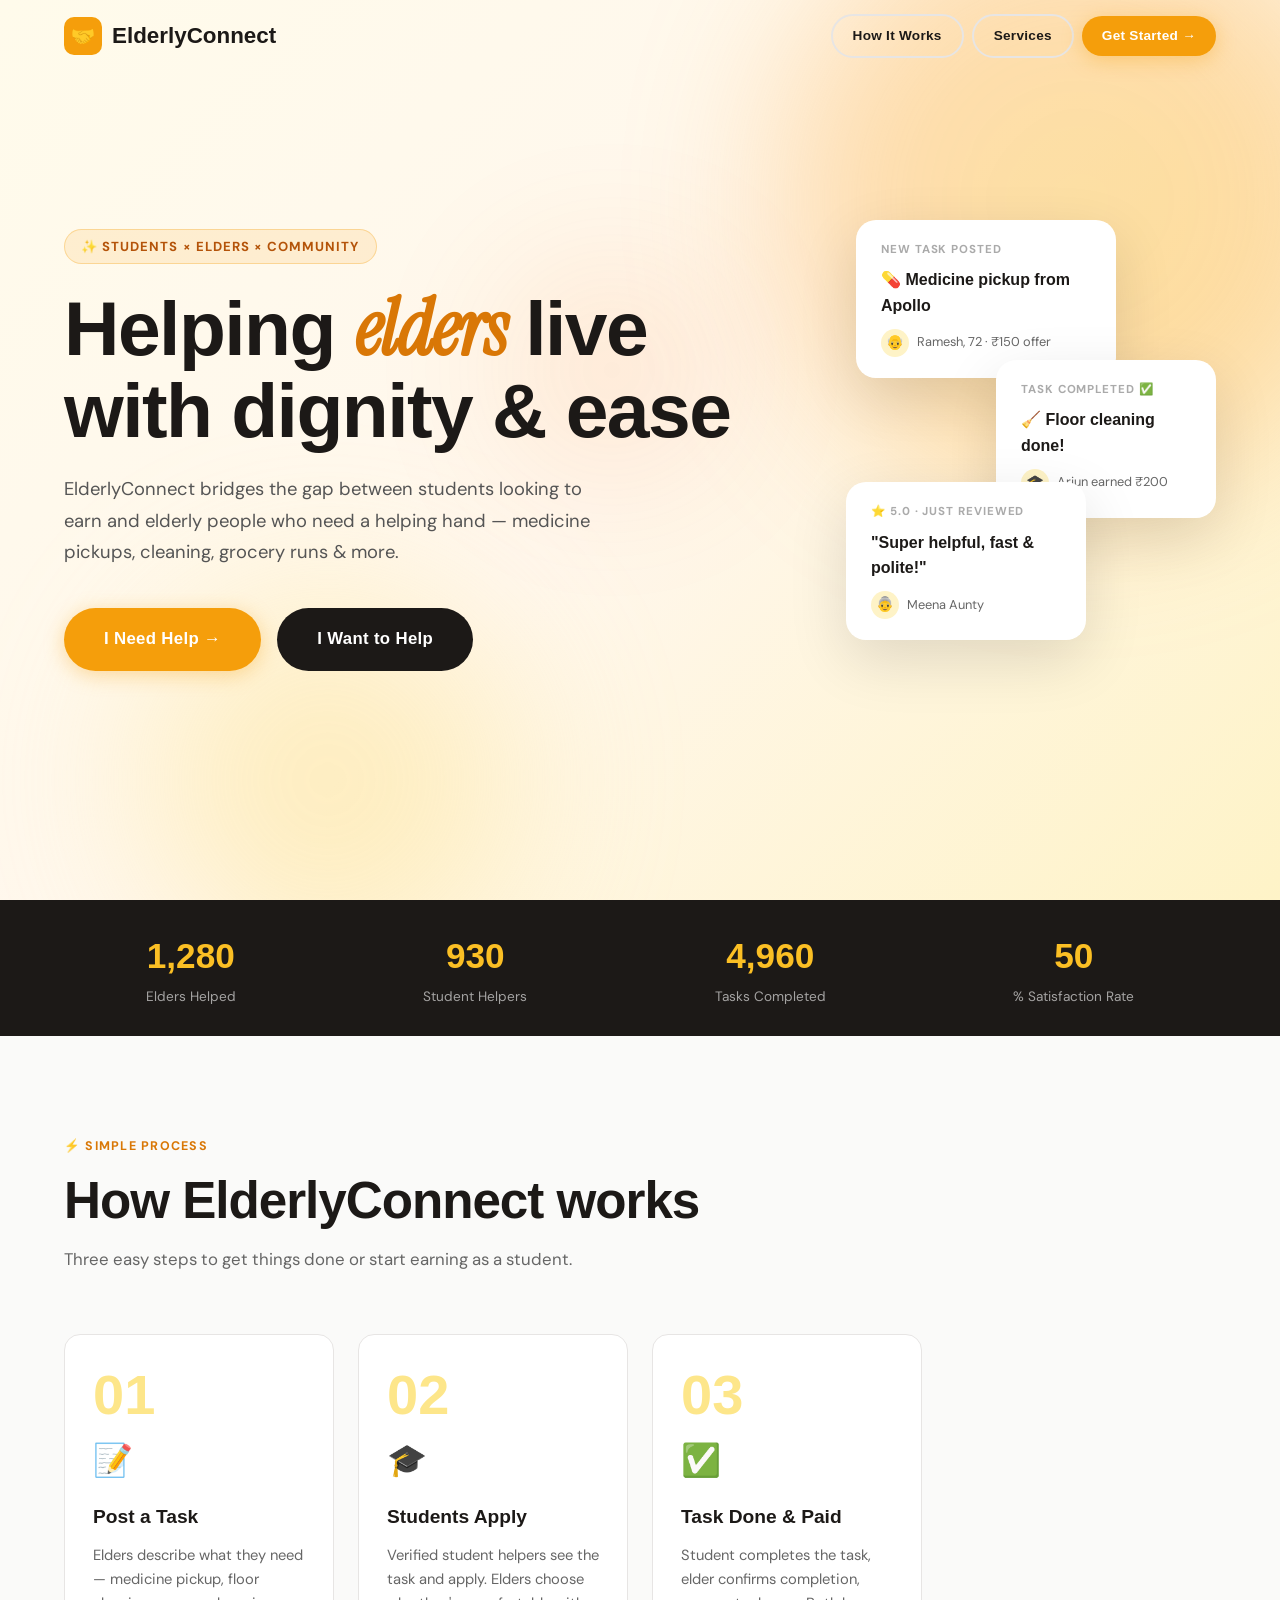
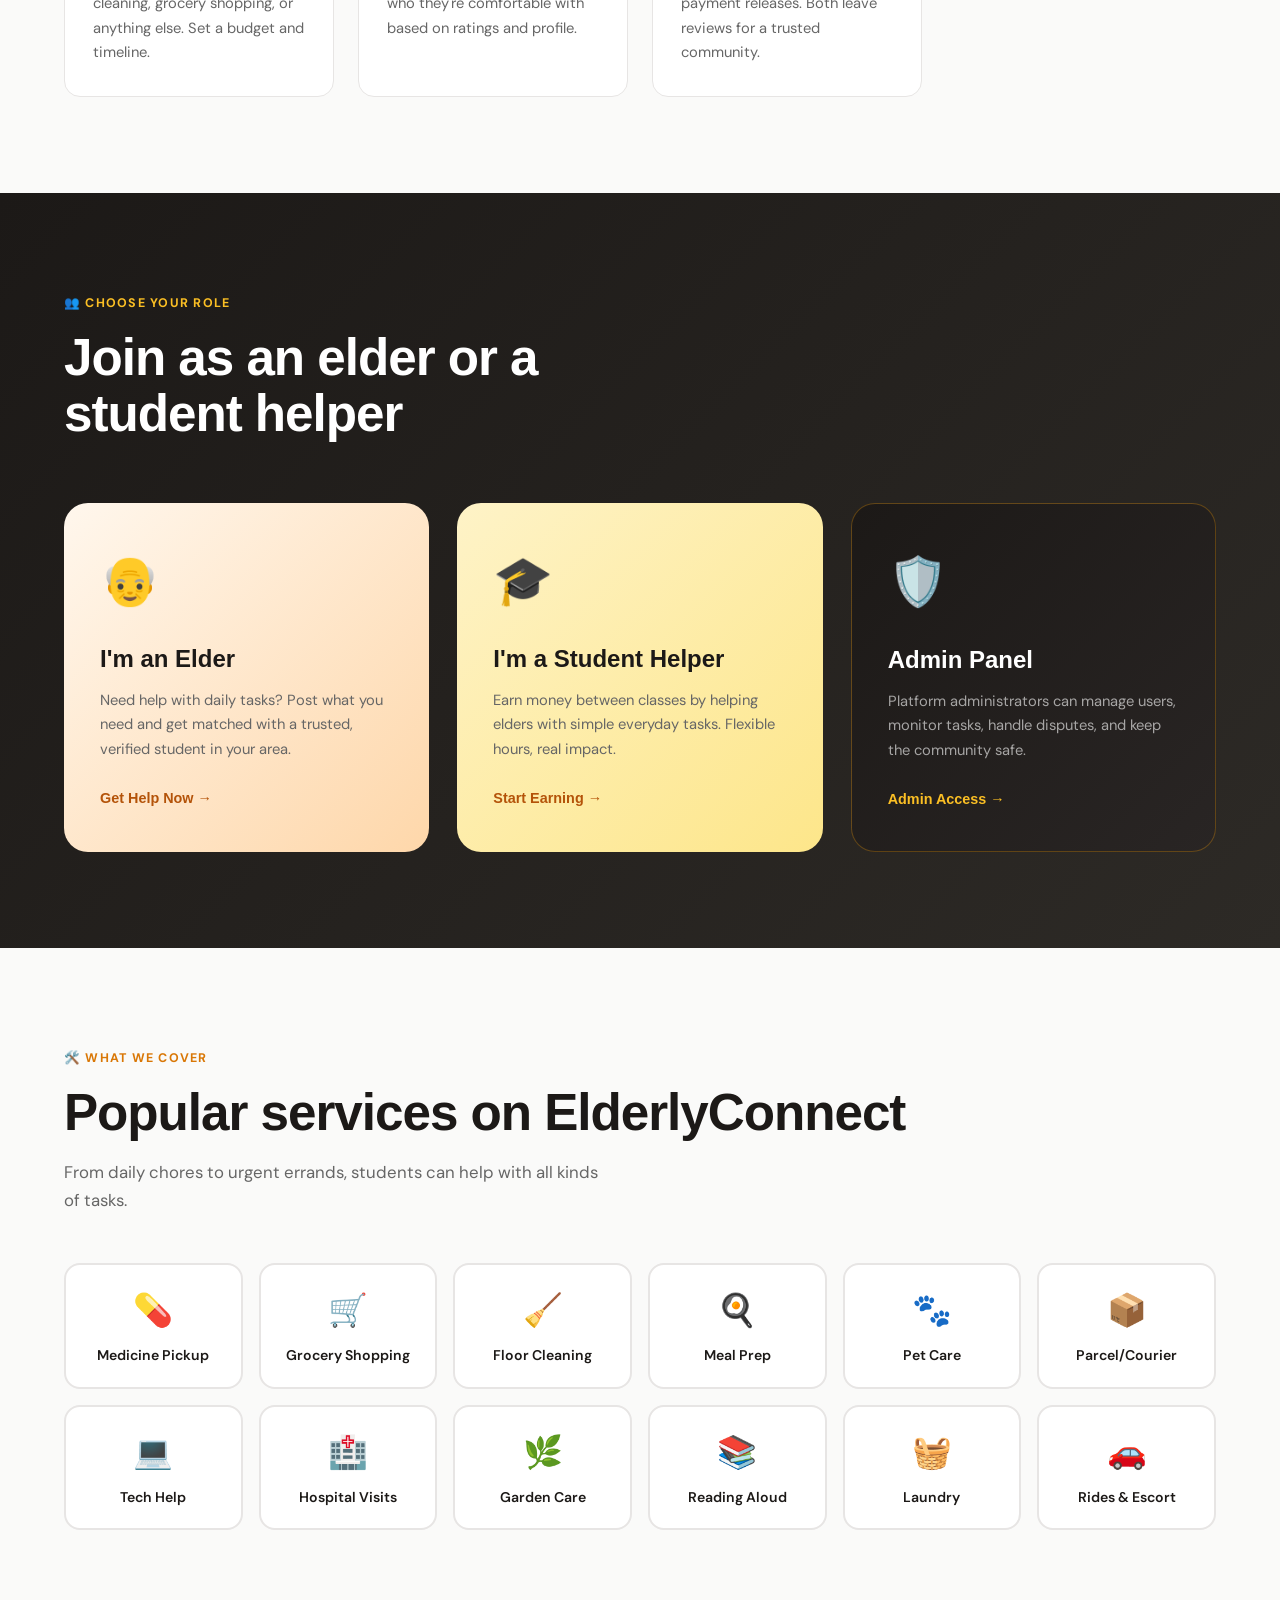
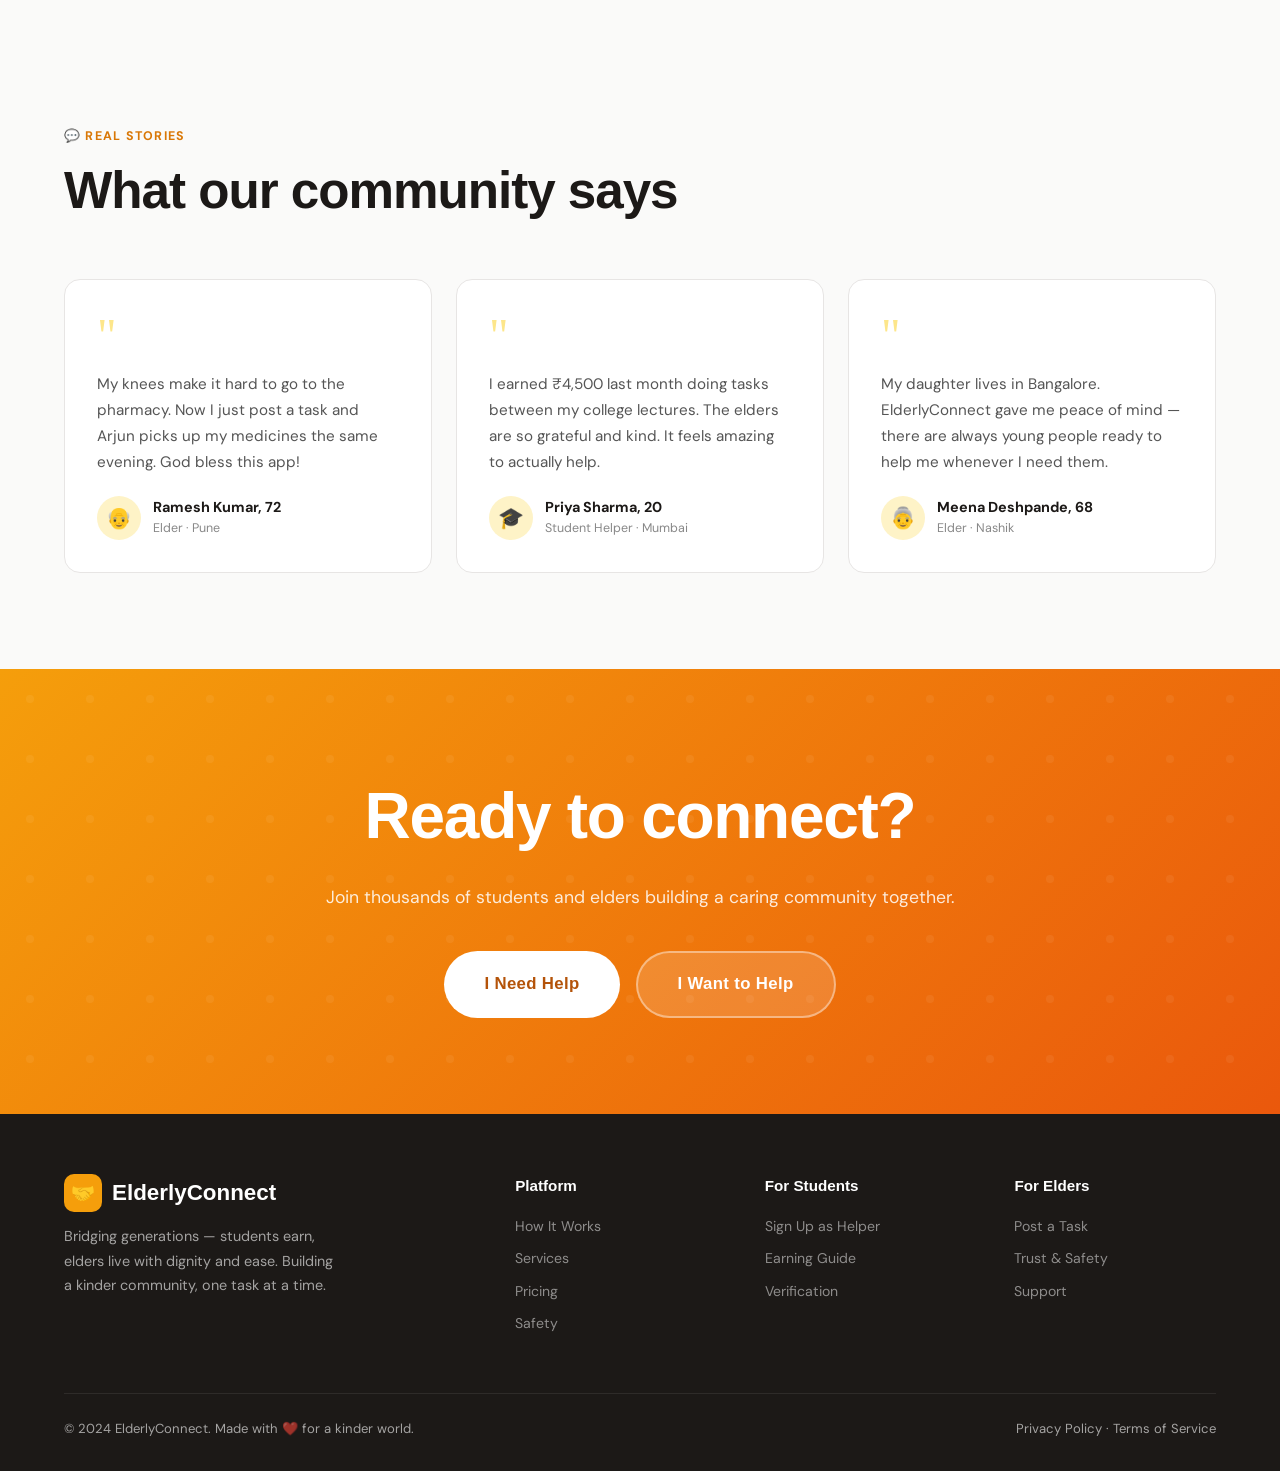
<file: chaitanya proj/index.html>
<!DOCTYPE html>
<html lang="en">
<head>
  <meta charset="UTF-8"/>
  <meta name="viewport" content="width=device-width, initial-scale=1.0"/>
  <title>ElderlyConnect — Students Helping Elders Live Better</title>
  <link rel="stylesheet" href="style.css"/>
  <link rel="icon" href="data:image/svg+xml,<svg xmlns='http://www.w3.org/2000/svg' viewBox='0 0 100 100'><text y='.9em' font-size='90'>🤝</text></svg>"/>
  <style>
    /* ── Hero ── */
    .hero {
      min-height: 100vh;
      display: flex; align-items: center;
      padding: 0 5%;
      position: relative;
      overflow: hidden;
      background: linear-gradient(135deg, #fffbeb 0%, #fff7ed 50%, #fef3c7 100%);
    }
    .hero-bg {
      position: absolute; inset: 0; pointer-events: none;
    }
    .hero-blob {
      position: absolute;
      border-radius: 50%;
      filter: blur(80px);
      opacity: .35;
    }
    .blob-1 {
      width: 600px; height: 600px;
      background: radial-gradient(circle, #fbbf24, #fb923c);
      top: -100px; right: -100px;
      animation: blobFloat 8s ease-in-out infinite;
    }
    .blob-2 {
      width: 400px; height: 400px;
      background: radial-gradient(circle, #fcd34d, #fef3c7);
      bottom: -80px; left: 10%;
      animation: blobFloat 10s ease-in-out infinite reverse;
    }
    .blob-3 {
      width: 200px; height: 200px;
      background: #f97316;
      top: 30%; left: 40%;
      opacity: .15;
      animation: blobFloat 6s ease-in-out infinite;
    }
    @keyframes blobFloat {
      0%,100% { transform: translate(0,0) scale(1); }
      33% { transform: translate(20px,-30px) scale(1.05); }
      66% { transform: translate(-15px,20px) scale(.95); }
    }

    .hero-content {
      position: relative; z-index: 2;
      max-width: 700px;
    }
    .hero-eyebrow {
      display: inline-flex; align-items: center; gap: 8px;
      background: rgba(245,158,11,.12);
      border: 1px solid rgba(245,158,11,.3);
      padding: 6px 16px;
      border-radius: 99px;
      font-size: .82rem;
      font-weight: 700;
      text-transform: uppercase;
      letter-spacing: .08em;
      color: var(--amber-700);
      margin-bottom: 24px;
      animation: fadeUp .6s ease both;
    }
    .hero-title {
      font-family: var(--font-display);
      font-size: clamp(3rem, 6vw, 5.5rem);
      font-weight: 700;
      line-height: 1.05;
      letter-spacing: -.02em;
      color: var(--dark);
      margin-bottom: 24px;
      animation: fadeUp .6s .1s ease both;
    }
    .hero-title em {
      font-family: var(--font-serif);
      font-style: italic;
      color: var(--amber-600);
    }
    .hero-desc {
      font-size: 1.15rem;
      color: #555;
      max-width: 540px;
      margin-bottom: 40px;
      line-height: 1.7;
      animation: fadeUp .6s .2s ease both;
    }
    .hero-cta {
      display: flex; gap: 16px; flex-wrap: wrap;
      animation: fadeUp .6s .3s ease both;
    }
    .hero-visual {
      position: absolute;
      right: 5%; top: 50%;
      transform: translateY(-50%);
      z-index: 2;
    }
    .hero-cards-float {
      position: relative;
      width: 380px; height: 460px;
    }
    .float-card {
      position: absolute;
      background: #fff;
      border-radius: 20px;
      padding: 20px 24px;
      box-shadow: 0 20px 60px rgba(0,0,0,.12);
      border: 1px solid rgba(255,255,255,.8);
      animation: floatCard 4s ease-in-out infinite;
    }
    .float-card:nth-child(1) {
      top: 0; left: 20px;
      width: 260px;
      animation-delay: 0s;
    }
    .float-card:nth-child(2) {
      top: 140px; right: 0;
      width: 220px;
      animation-delay: 1.3s;
    }
    .float-card:nth-child(3) {
      bottom: 40px; left: 10px;
      width: 240px;
      animation-delay: 2.6s;
    }
    @keyframes floatCard {
      0%,100% { transform: translateY(0); }
      50% { transform: translateY(-12px); }
    }
    .float-card-label {
      font-size: .72rem; font-weight: 700;
      text-transform: uppercase; letter-spacing: .08em;
      color: #aaa; margin-bottom: 8px;
    }
    .float-card-title {
      font-family: var(--font-display);
      font-size: 1rem; font-weight: 600;
      margin-bottom: 10px;
    }
    .float-card-meta {
      display: flex; align-items: center; gap: 8px;
      font-size: .8rem; color: #666;
    }
    .avatar-sm {
      width: 28px; height: 28px;
      border-radius: 50%;
      display: flex; align-items: center; justify-content: center;
      font-size: .9rem;
      background: var(--amber-100);
    }

    /* ── Stats bar ── */
    .stats-bar {
      background: var(--dark);
      padding: 28px 5%;
      display: flex; align-items: center; justify-content: space-around;
      flex-wrap: wrap; gap: 24px;
    }
    .stat-item { text-align: center; }
    .stat-num {
      font-family: var(--font-display);
      font-size: 2.2rem; font-weight: 700;
      color: var(--amber-400);
    }
    .stat-text { font-size: .85rem; color: rgba(255,255,255,.6); margin-top: 2px; }

    /* ── How it works ── */
    .section { padding: 96px 5%; }
    .section-label {
      display: inline-flex; align-items: center; gap: 8px;
      font-size: .78rem; font-weight: 700;
      text-transform: uppercase; letter-spacing: .1em;
      color: var(--amber-600);
      margin-bottom: 16px;
    }
    .section-title {
      font-family: var(--font-display);
      font-size: clamp(2rem, 4vw, 3.2rem);
      font-weight: 700;
      letter-spacing: -.02em;
      line-height: 1.1;
      margin-bottom: 16px;
    }
    .section-desc { color: #666; font-size: 1.05rem; max-width: 540px; line-height: 1.7; }

    .steps-grid {
      display: grid;
      grid-template-columns: repeat(auto-fill, minmax(260px, 1fr));
      gap: 24px;
      margin-top: 60px;
    }
    .step-card {
      background: #fff;
      border-radius: var(--radius);
      padding: 32px 28px;
      border: 1px solid var(--warm-200);
      position: relative;
      overflow: hidden;
      transition: var(--transition);
    }
    .step-card::before {
      content: '';
      position: absolute;
      top: 0; left: 0; right: 0;
      height: 4px;
      background: var(--primary);
      transform: scaleX(0);
      transform-origin: left;
      transition: var(--transition);
    }
    .step-card:hover::before { transform: scaleX(1); }
    .step-card:hover { box-shadow: var(--shadow-lg); transform: translateY(-4px); }
    .step-num {
      font-family: var(--font-display);
      font-size: 3.5rem; font-weight: 700;
      color: var(--amber-200);
      line-height: 1;
      margin-bottom: 12px;
    }
    .step-icon { font-size: 2rem; margin-bottom: 16px; }
    .step-title { font-family: var(--font-display); font-size: 1.2rem; font-weight: 700; margin-bottom: 10px; }
    .step-desc { color: #666; font-size: .92rem; line-height: 1.65; }

    /* ── Role Picker ── */
    .roles-section {
      background: linear-gradient(135deg, var(--dark) 0%, #2d2a26 100%);
      padding: 96px 5%;
    }
    .roles-grid {
      display: grid;
      grid-template-columns: repeat(auto-fill, minmax(300px, 1fr));
      gap: 28px;
      margin-top: 60px;
    }
    .role-card {
      border-radius: 24px;
      padding: 40px 36px;
      position: relative;
      overflow: hidden;
      cursor: pointer;
      transition: var(--transition);
      text-decoration: none;
      display: block;
    }
    .role-card::after {
      content: '';
      position: absolute; inset: 0;
      opacity: 0;
      transition: var(--transition);
    }
    .role-card:hover { transform: translateY(-6px) scale(1.01); }
    .role-helper { background: linear-gradient(135deg, #fef3c7, #fde68a); }
    .role-elder  { background: linear-gradient(135deg, #fff7ed, #fed7aa); }
    .role-admin  { background: linear-gradient(135deg, #1c1917, #292524); border: 1px solid rgba(245,158,11,.3); }
    .role-emoji { font-size: 3rem; margin-bottom: 20px; display: block; }
    .role-title {
      font-family: var(--font-display);
      font-size: 1.5rem; font-weight: 700;
      color: var(--dark); margin-bottom: 10px;
    }
    .role-admin .role-title { color: #fff; }
    .role-desc { color: #666; font-size: .92rem; line-height: 1.65; margin-bottom: 24px; }
    .role-admin .role-desc { color: rgba(255,255,255,.6); }
    .role-cta {
      display: inline-flex; align-items: center; gap: 8px;
      font-weight: 700; font-size: .9rem;
      color: var(--amber-700);
      font-family: var(--font-display);
    }
    .role-admin .role-cta { color: var(--amber-400); }

    /* ── Services showcase ── */
    .services-grid {
      display: grid;
      grid-template-columns: repeat(auto-fill, minmax(160px, 1fr));
      gap: 16px;
      margin-top: 48px;
    }
    .service-pill {
      background: #fff;
      border: 2px solid var(--warm-200);
      border-radius: 16px;
      padding: 20px;
      text-align: center;
      cursor: pointer;
      transition: var(--transition);
    }
    .service-pill:hover {
      border-color: var(--primary);
      background: var(--amber-50);
      transform: translateY(-3px);
    }
    .service-emoji { font-size: 2rem; margin-bottom: 8px; display: block; }
    .service-name { font-weight: 600; font-size: .88rem; }

    /* ── Testimonials ── */
    .testimonials-section { background: var(--warm-50); padding: 96px 5%; }
    .testimonials-grid {
      display: grid;
      grid-template-columns: repeat(auto-fill, minmax(300px, 1fr));
      gap: 24px;
      margin-top: 60px;
    }
    .testimonial-card {
      background: #fff;
      border-radius: var(--radius);
      padding: 32px;
      border: 1px solid var(--warm-200);
      position: relative;
    }
    .testimonial-quote {
      font-size: 3rem; color: var(--amber-200);
      font-family: Georgia, serif;
      line-height: 1;
      margin-bottom: 12px;
    }
    .testimonial-text { font-size: .95rem; color: #555; line-height: 1.7; margin-bottom: 20px; }
    .testimonial-author { display: flex; align-items: center; gap: 12px; }
    .author-avatar {
      width: 44px; height: 44px;
      border-radius: 50%; background: var(--amber-100);
      display: flex; align-items: center; justify-content: center;
      font-size: 1.3rem;
    }
    .author-name { font-weight: 700; font-size: .9rem; }
    .author-role { font-size: .78rem; color: #888; }

    /* ── CTA Section ── */
    .cta-section {
      background: linear-gradient(135deg, var(--amber-500), var(--orange-600));
      padding: 96px 5%;
      text-align: center;
      position: relative;
      overflow: hidden;
    }
    .cta-section::before {
      content: '';
      position: absolute; inset: 0;
      background: url("data:image/svg+xml,%3Csvg width='60' height='60' viewBox='0 0 60 60' xmlns='http://www.w3.org/2000/svg'%3E%3Cg fill='none' fill-rule='evenodd'%3E%3Cg fill='%23ffffff' fill-opacity='0.06'%3E%3Ccircle cx='30' cy='30' r='4'/%3E%3C/g%3E%3C/g%3E%3C/svg%3E");
    }
    .cta-section > * { position: relative; z-index: 1; }
    .cta-title {
      font-family: var(--font-display);
      font-size: clamp(2.2rem, 5vw, 4rem);
      font-weight: 700; color: #fff;
      letter-spacing: -.02em;
      margin-bottom: 16px;
    }
    .cta-desc { color: rgba(255,255,255,.85); font-size: 1.1rem; margin-bottom: 40px; }
    .cta-btns { display: flex; gap: 16px; justify-content: center; flex-wrap: wrap; }
    .btn-white { background: #fff; color: var(--amber-700); }
    .btn-white:hover { background: var(--amber-50); transform: translateY(-2px); }
    .btn-transparent { background: rgba(255,255,255,.15); color: #fff; border: 2px solid rgba(255,255,255,.4); }
    .btn-transparent:hover { background: rgba(255,255,255,.25); }

    /* ── Footer ── */
    footer {
      background: var(--dark);
      padding: 60px 5% 32px;
      color: rgba(255,255,255,.6);
    }
    .footer-grid {
      display: grid;
      grid-template-columns: 2fr 1fr 1fr 1fr;
      gap: 48px;
      margin-bottom: 48px;
    }
    .footer-brand p { font-size: .9rem; line-height: 1.7; margin-top: 12px; max-width: 280px; }
    .footer-brand .navbar-logo { margin-bottom: 8px; color: #fff; text-decoration: none; display: flex; align-items: center; gap: 10px; }
    .footer-col h4 {
      color: #fff; font-family: var(--font-display);
      font-size: .95rem; font-weight: 700; margin-bottom: 16px;
    }
    .footer-col a {
      display: block; color: rgba(255,255,255,.5);
      text-decoration: none; font-size: .88rem;
      margin-bottom: 10px; transition: var(--transition);
    }
    .footer-col a:hover { color: var(--amber-400); }
    .footer-bottom {
      border-top: 1px solid rgba(255,255,255,.08);
      padding-top: 24px;
      display: flex; align-items: center; justify-content: space-between;
      font-size: .82rem;
      flex-wrap: wrap; gap: 12px;
    }

    /* ── Reveal on scroll ── */
    .reveal { opacity: 0; transform: translateY(40px); transition: opacity .7s ease, transform .7s ease; }
    .reveal.visible { opacity: 1; transform: translateY(0); }

    @media(max-width:900px){
      .hero-visual { display: none; }
      .footer-grid { grid-template-columns: 1fr 1fr; }
    }
    @media(max-width:600px){
      .footer-grid { grid-template-columns: 1fr; }
      .hero-cta { flex-direction: column; }
    }
  </style>
</head>
<body>

<!-- ── NAVBAR ── -->
<nav class="navbar" id="navbar">
  <a href="index.html" class="navbar-logo">
    <div class="logo-icon">🤝</div>
    ElderlyConnect
  </a>
  <div class="navbar-links">
    <a href="#how" class="btn btn-outline btn-sm">How It Works</a>
    <a href="#services" class="btn btn-outline btn-sm">Services</a>
    <a href="auth.html" class="btn btn-primary btn-sm">Get Started →</a>
  </div>
</nav>

<!-- ── HERO ── -->
<section class="hero">
  <div class="hero-bg">
    <div class="hero-blob blob-1"></div>
    <div class="hero-blob blob-2"></div>
    <div class="hero-blob blob-3"></div>
  </div>

  <div class="hero-content">
    <div class="hero-eyebrow">✨ Students × Elders × Community</div>
    <h1 class="hero-title">
      Helping <em>elders</em> live with dignity &amp; ease
    </h1>
    <p class="hero-desc">
      ElderlyConnect bridges the gap between students looking to earn and elderly people who need a helping hand — medicine pickups, cleaning, grocery runs &amp; more.
    </p>
    <div class="hero-cta">
      <a href="auth.html?role=elder" class="btn btn-primary btn-lg">I Need Help →</a>
      <a href="auth.html?role=helper" class="btn btn-dark btn-lg">I Want to Help</a>
    </div>
  </div>

  <div class="hero-visual">
    <div class="hero-cards-float">
      <div class="float-card">
        <div class="float-card-label">New Task Posted</div>
        <div class="float-card-title">💊 Medicine pickup from Apollo</div>
        <div class="float-card-meta">
          <div class="avatar-sm">👴</div>
          Ramesh, 72 · ₹150 offer
        </div>
      </div>
      <div class="float-card">
        <div class="float-card-label">Task Completed ✅</div>
        <div class="float-card-title">🧹 Floor cleaning done!</div>
        <div class="float-card-meta">
          <div class="avatar-sm">🎓</div>
          Arjun earned ₹200
        </div>
      </div>
      <div class="float-card">
        <div class="float-card-label">⭐ 5.0 · Just Reviewed</div>
        <div class="float-card-title">"Super helpful, fast & polite!"</div>
        <div class="float-card-meta">
          <div class="avatar-sm">👵</div>
          Meena Aunty
        </div>
      </div>
    </div>
  </div>
</section>

<!-- ── STATS ── -->
<div class="stats-bar">
  <div class="stat-item">
    <div class="stat-num" data-count="2400">0</div>
    <div class="stat-text">Elders Helped</div>
  </div>
  <div class="stat-item">
    <div class="stat-num" data-count="1800">0</div>
    <div class="stat-text">Student Helpers</div>
  </div>
  <div class="stat-item">
    <div class="stat-num" data-count="9600">0</div>
    <div class="stat-text">Tasks Completed</div>
  </div>
  <div class="stat-item">
    <div class="stat-num" data-count="98">0</div>
    <div class="stat-text">% Satisfaction Rate</div>
  </div>
</div>

<!-- ── HOW IT WORKS ── -->
<section class="section" id="how">
  <div class="reveal">
    <div class="section-label">⚡ Simple Process</div>
    <h2 class="section-title">How ElderlyConnect works</h2>
    <p class="section-desc">Three easy steps to get things done or start earning as a student.</p>
  </div>
  <div class="steps-grid">
    <div class="step-card reveal animate-delay-1">
      <div class="step-num">01</div>
      <div class="step-icon">📝</div>
      <div class="step-title">Post a Task</div>
      <p class="step-desc">Elders describe what they need — medicine pickup, floor cleaning, grocery shopping, or anything else. Set a budget and timeline.</p>
    </div>
    <div class="step-card reveal animate-delay-2">
      <div class="step-num">02</div>
      <div class="step-icon">🎓</div>
      <div class="step-title">Students Apply</div>
      <p class="step-desc">Verified student helpers see the task and apply. Elders choose who they're comfortable with based on ratings and profile.</p>
    </div>
    <div class="step-card reveal animate-delay-3">
      <div class="step-num">03</div>
      <div class="step-icon">✅</div>
      <div class="step-title">Task Done & Paid</div>
      <p class="step-desc">Student completes the task, elder confirms completion, payment releases. Both leave reviews for a trusted community.</p>
    </div>
  </div>
</section>

<!-- ── ROLE CARDS ── -->
<section class="roles-section">
  <div style="max-width:600px">
    <div class="section-label" style="color:var(--amber-400)">👥 Choose Your Role</div>
    <h2 class="section-title" style="color:#fff">Join as an elder or a student helper</h2>
  </div>
  <div class="roles-grid" style="margin-top:60px">
    <a href="auth.html?role=elder" class="role-card role-elder reveal animate-delay-1">
      <span class="role-emoji">👴</span>
      <div class="role-title">I'm an Elder</div>
      <p class="role-desc">Need help with daily tasks? Post what you need and get matched with a trusted, verified student in your area.</p>
      <div class="role-cta">Get Help Now →</div>
    </a>
    <a href="auth.html?role=helper" class="role-card role-helper reveal animate-delay-2">
      <span class="role-emoji">🎓</span>
      <div class="role-title">I'm a Student Helper</div>
      <p class="role-desc">Earn money between classes by helping elders with simple everyday tasks. Flexible hours, real impact.</p>
      <div class="role-cta">Start Earning →</div>
    </a>
    <a href="admin.html" class="role-card role-admin reveal animate-delay-3">
      <span class="role-emoji">🛡️</span>
      <div class="role-title" >Admin Panel</div>
      <p class="role-desc">Platform administrators can manage users, monitor tasks, handle disputes, and keep the community safe.</p>
      <div class="role-cta">Admin Access →</div>
    </a>
  </div>
</section>

<!-- ── SERVICES ── -->
<section class="section" id="services">
  <div class="reveal">
    <div class="section-label">🛠️ What We Cover</div>
    <h2 class="section-title">Popular services on ElderlyConnect</h2>
    <p class="section-desc">From daily chores to urgent errands, students can help with all kinds of tasks.</p>
  </div>
  <div class="services-grid">
    <div class="service-pill reveal">
      <span class="service-emoji">💊</span>
      <div class="service-name">Medicine Pickup</div>
    </div>
    <div class="service-pill reveal animate-delay-1">
      <span class="service-emoji">🛒</span>
      <div class="service-name">Grocery Shopping</div>
    </div>
    <div class="service-pill reveal animate-delay-2">
      <span class="service-emoji">🧹</span>
      <div class="service-name">Floor Cleaning</div>
    </div>
    <div class="service-pill reveal animate-delay-3">
      <span class="service-emoji">🍳</span>
      <div class="service-name">Meal Prep</div>
    </div>
    <div class="service-pill reveal animate-delay-4">
      <span class="service-emoji">🐾</span>
      <div class="service-name">Pet Care</div>
    </div>
    <div class="service-pill reveal animate-delay-5">
      <span class="service-emoji">📦</span>
      <div class="service-name">Parcel/Courier</div>
    </div>
    <div class="service-pill reveal">
      <span class="service-emoji">💻</span>
      <div class="service-name">Tech Help</div>
    </div>
    <div class="service-pill reveal animate-delay-1">
      <span class="service-emoji">🏥</span>
      <div class="service-name">Hospital Visits</div>
    </div>
    <div class="service-pill reveal animate-delay-2">
      <span class="service-emoji">🌿</span>
      <div class="service-name">Garden Care</div>
    </div>
    <div class="service-pill reveal animate-delay-3">
      <span class="service-emoji">📚</span>
      <div class="service-name">Reading Aloud</div>
    </div>
    <div class="service-pill reveal animate-delay-4">
      <span class="service-emoji">🧺</span>
      <div class="service-name">Laundry</div>
    </div>
    <div class="service-pill reveal animate-delay-5">
      <span class="service-emoji">🚗</span>
      <div class="service-name">Rides & Escort</div>
    </div>
  </div>
</section>

<!-- ── TESTIMONIALS ── -->
<section class="testimonials-section">
  <div class="reveal">
    <div class="section-label">💬 Real Stories</div>
    <h2 class="section-title">What our community says</h2>
  </div>
  <div class="testimonials-grid">
    <div class="testimonial-card reveal animate-delay-1">
      <div class="testimonial-quote">"</div>
      <p class="testimonial-text">My knees make it hard to go to the pharmacy. Now I just post a task and Arjun picks up my medicines the same evening. God bless this app!</p>
      <div class="testimonial-author">
        <div class="author-avatar">👴</div>
        <div>
          <div class="author-name">Ramesh Kumar, 72</div>
          <div class="author-role">Elder · Pune</div>
        </div>
      </div>
    </div>
    <div class="testimonial-card reveal animate-delay-2">
      <div class="testimonial-quote">"</div>
      <p class="testimonial-text">I earned ₹4,500 last month doing tasks between my college lectures. The elders are so grateful and kind. It feels amazing to actually help.</p>
      <div class="testimonial-author">
        <div class="author-avatar">🎓</div>
        <div>
          <div class="author-name">Priya Sharma, 20</div>
          <div class="author-role">Student Helper · Mumbai</div>
        </div>
      </div>
    </div>
    <div class="testimonial-card reveal animate-delay-3">
      <div class="testimonial-quote">"</div>
      <p class="testimonial-text">My daughter lives in Bangalore. ElderlyConnect gave me peace of mind — there are always young people ready to help me whenever I need them.</p>
      <div class="testimonial-author">
        <div class="author-avatar">👵</div>
        <div>
          <div class="author-name">Meena Deshpande, 68</div>
          <div class="author-role">Elder · Nashik</div>
        </div>
      </div>
    </div>
  </div>
</section>

<!-- ── CTA ── -->
<section class="cta-section">
  <h2 class="cta-title">Ready to connect?</h2>
  <p class="cta-desc">Join thousands of students and elders building a caring community together.</p>
  <div class="cta-btns">
    <a href="auth.html?role=elder" class="btn btn-white btn-lg">I Need Help</a>
    <a href="auth.html?role=helper" class="btn btn-transparent btn-lg">I Want to Help</a>
  </div>
</section>

<!-- ── FOOTER ── -->
<footer>
  <div class="footer-grid">
    <div class="footer-brand">
      <div class="navbar-logo">
        <div class="logo-icon">🤝</div>
        ElderlyConnect
      </div>
      <p>Bridging generations — students earn, elders live with dignity and ease. Building a kinder community, one task at a time.</p>
    </div>
    <div class="footer-col">
      <h4>Platform</h4>
      <a href="#">How It Works</a>
      <a href="#">Services</a>
      <a href="#">Pricing</a>
      <a href="#">Safety</a>
    </div>
    <div class="footer-col">
      <h4>For Students</h4>
      <a href="auth.html?role=helper">Sign Up as Helper</a>
      <a href="#">Earning Guide</a>
      <a href="#">Verification</a>
    </div>
    <div class="footer-col">
      <h4>For Elders</h4>
      <a href="auth.html?role=elder">Post a Task</a>
      <a href="#">Trust & Safety</a>
      <a href="#">Support</a>
    </div>
  </div>
  <div class="footer-bottom">
    <span>© 2024 ElderlyConnect. Made with ❤️ for a kinder world.</span>
    <span>Privacy Policy · Terms of Service</span>
  </div>
</footer>

<div id="toast-container"></div>

<script>
// ── Navbar scroll
window.addEventListener('scroll', () => {
  document.getElementById('navbar').classList.toggle('scrolled', window.scrollY > 40);
});

// ── Scroll reveal
const observer = new IntersectionObserver((entries) => {
  entries.forEach(e => { if (e.isIntersecting) e.target.classList.add('visible'); });
}, { threshold: 0.1 });
document.querySelectorAll('.reveal').forEach(el => observer.observe(el));

// ── Counter animation
function animateCounter(el, target, suffix = '') {
  let current = 0;
  const step = target / 60;
  const timer = setInterval(() => {
    current = Math.min(current + step, target);
    el.textContent = Math.floor(current).toLocaleString() + suffix;
    if (current >= target) clearInterval(timer);
  }, 25);
}

const statsObserver = new IntersectionObserver((entries) => {
  entries.forEach(e => {
    if (e.isIntersecting) {
      document.querySelectorAll('[data-count]').forEach(el => {
        animateCounter(el, parseInt(el.dataset.count), el.dataset.suffix || '');
      });
      statsObserver.disconnect();
    }
  });
}, { threshold: 0.5 });
const statsBar = document.querySelector('.stats-bar');
if (statsBar) statsObserver.observe(statsBar);
</script>
</body>
</html>
</file>
<file: chaitanya proj/style.css>
/* ============================================================
   ElderlyConnect — Global Styles
   Warm & Trustworthy · Amber/Orange Palette
   ============================================================ */

@import url('https://fonts.googleapis.com/css2?family=Clash+Display:wght@400;500;600;700&family=Instrument+Serif:ital@0;1&family=DM+Sans:wght@300;400;500;600&display=swap');

:root {
  --amber-50:  #fffbeb;
  --amber-100: #fef3c7;
  --amber-200: #fde68a;
  --amber-300: #fcd34d;
  --amber-400: #fbbf24;
  --amber-500: #f59e0b;
  --amber-600: #d97706;
  --amber-700: #b45309;
  --amber-800: #92400e;
  --amber-900: #78350f;

  --orange-400: #fb923c;
  --orange-500: #f97316;
  --orange-600: #ea580c;

  --warm-50:  #fafaf9;
  --warm-100: #f5f5f4;
  --warm-200: #e7e5e4;
  --warm-800: #292524;
  --warm-900: #1c1917;

  --primary:   var(--amber-500);
  --primary-d: var(--amber-700);
  --accent:    var(--orange-500);
  --dark:      var(--warm-900);
  --light:     var(--warm-50);

  --font-display: 'Clash Display', sans-serif;
  --font-serif:   'Instrument Serif', serif;
  --font-body:    'DM Sans', sans-serif;

  --radius:  16px;
  --radius-sm: 10px;
  --shadow:  0 4px 24px rgba(0,0,0,.08);
  --shadow-lg: 0 12px 48px rgba(0,0,0,.14);
  --transition: .25s cubic-bezier(.4,0,.2,1);
}

*, *::before, *::after { box-sizing: border-box; margin: 0; padding: 0; }

html { scroll-behavior: smooth; font-size: 16px; }

body {
  font-family: var(--font-body);
  background: var(--light);
  color: var(--dark);
  line-height: 1.6;
  overflow-x: hidden;
}

/* ── Scrollbar ── */
::-webkit-scrollbar { width: 6px; }
::-webkit-scrollbar-track { background: var(--warm-100); }
::-webkit-scrollbar-thumb { background: var(--amber-400); border-radius: 99px; }

/* ── Selection ── */
::selection { background: var(--amber-300); color: var(--warm-900); }

/* ── Reusable Components ── */
.btn {
  display: inline-flex;
  align-items: center;
  gap: 8px;
  padding: 14px 28px;
  border-radius: 99px;
  font-family: var(--font-display);
  font-weight: 600;
  font-size: .95rem;
  cursor: pointer;
  border: none;
  outline: none;
  transition: var(--transition);
  text-decoration: none;
  letter-spacing: .02em;
}

.btn-primary {
  background: var(--primary);
  color: #fff;
  box-shadow: 0 4px 20px rgba(245,158,11,.35);
}
.btn-primary:hover {
  background: var(--amber-600);
  transform: translateY(-2px);
  box-shadow: 0 8px 30px rgba(245,158,11,.45);
}

.btn-outline {
  background: transparent;
  color: var(--dark);
  border: 2px solid var(--warm-200);
}
.btn-outline:hover {
  border-color: var(--primary);
  color: var(--primary);
  transform: translateY(-2px);
}

.btn-dark {
  background: var(--dark);
  color: #fff;
}
.btn-dark:hover { background: var(--warm-800); transform: translateY(-2px); }

.btn-sm { padding: 9px 20px; font-size: .85rem; }
.btn-lg { padding: 18px 40px; font-size: 1.05rem; }

/* ── Card ── */
.card {
  background: #fff;
  border-radius: var(--radius);
  padding: 28px;
  box-shadow: var(--shadow);
  border: 1px solid var(--warm-100);
  transition: var(--transition);
}
.card:hover { box-shadow: var(--shadow-lg); transform: translateY(-3px); }

/* ── Badge ── */
.badge {
  display: inline-flex;
  align-items: center;
  gap: 5px;
  padding: 4px 12px;
  border-radius: 99px;
  font-size: .75rem;
  font-weight: 600;
  letter-spacing: .04em;
  text-transform: uppercase;
}
.badge-amber  { background: var(--amber-100);  color: var(--amber-800); }
.badge-green  { background: #d1fae5; color: #065f46; }
.badge-red    { background: #fee2e2; color: #991b1b; }
.badge-blue   { background: #dbeafe; color: #1e40af; }
.badge-purple { background: #ede9fe; color: #5b21b6; }

/* ── Form ── */
.form-group { display: flex; flex-direction: column; gap: 6px; margin-bottom: 18px; }
.form-group label { font-weight: 600; font-size: .88rem; color: var(--warm-800); }

.input {
  width: 100%;
  padding: 13px 16px;
  border: 2px solid var(--warm-200);
  border-radius: var(--radius-sm);
  font-family: var(--font-body);
  font-size: .95rem;
  background: var(--warm-50);
  color: var(--dark);
  transition: var(--transition);
  outline: none;
}
.input:focus { border-color: var(--primary); background: #fff; box-shadow: 0 0 0 4px rgba(245,158,11,.12); }
.input::placeholder { color: #aaa; }

select.input { cursor: pointer; }
textarea.input { resize: vertical; min-height: 100px; }

/* ── Toast ── */
#toast-container {
  position: fixed;
  top: 24px; right: 24px;
  z-index: 9999;
  display: flex;
  flex-direction: column;
  gap: 10px;
}
.toast {
  padding: 14px 20px;
  border-radius: var(--radius-sm);
  font-weight: 500;
  font-size: .9rem;
  color: #fff;
  min-width: 280px;
  box-shadow: var(--shadow-lg);
  animation: toastIn .3s ease forwards;
  display: flex;
  align-items: center;
  gap: 10px;
}
.toast.success { background: #059669; }
.toast.error   { background: #dc2626; }
.toast.info    { background: var(--amber-600); }
@keyframes toastIn {
  from { opacity: 0; transform: translateX(40px); }
  to   { opacity: 1; transform: translateX(0); }
}

/* ── Loader ── */
.loader-overlay {
  position: fixed; inset: 0;
  background: rgba(255,251,235,.85);
  backdrop-filter: blur(4px);
  display: flex; align-items: center; justify-content: center;
  z-index: 9000;
}
.spinner {
  width: 48px; height: 48px;
  border: 4px solid var(--amber-200);
  border-top-color: var(--amber-500);
  border-radius: 50%;
  animation: spin .8s linear infinite;
}
@keyframes spin { to { transform: rotate(360deg); } }

/* ── Navbar ── */
.navbar {
  position: fixed; top: 0; left: 0; right: 0;
  height: 72px;
  display: flex; align-items: center; justify-content: space-between;
  padding: 0 5%;
  z-index: 100;
  transition: var(--transition);
}
.navbar.scrolled {
  background: rgba(255,251,235,.92);
  backdrop-filter: blur(12px);
  box-shadow: 0 2px 20px rgba(0,0,0,.06);
}
.navbar-logo {
  font-family: var(--font-display);
  font-size: 1.4rem;
  font-weight: 700;
  color: var(--dark);
  text-decoration: none;
  display: flex; align-items: center; gap: 10px;
}
.logo-icon {
  width: 38px; height: 38px;
  background: var(--primary);
  border-radius: 10px;
  display: flex; align-items: center; justify-content: center;
  font-size: 1.2rem;
}
.navbar-links { display: flex; align-items: center; gap: 8px; }

/* ── Dashboard Layout ── */
.dash-layout { display: flex; min-height: 100vh; }
.sidebar {
  width: 260px;
  background: var(--dark);
  padding: 24px 0;
  position: fixed;
  height: 100vh;
  left: 0; top: 0;
  display: flex; flex-direction: column;
  z-index: 50;
  overflow-y: auto;
}
.sidebar-logo {
  padding: 0 24px 24px;
  font-family: var(--font-display);
  font-size: 1.25rem;
  font-weight: 700;
  color: #fff;
  display: flex; align-items: center; gap: 10px;
  border-bottom: 1px solid rgba(255,255,255,.08);
  margin-bottom: 16px;
}
.sidebar-nav { flex: 1; padding: 0 12px; }
.nav-item {
  display: flex; align-items: center; gap: 12px;
  padding: 12px 14px;
  border-radius: 10px;
  color: rgba(255,255,255,.6);
  text-decoration: none;
  font-weight: 500;
  font-size: .9rem;
  cursor: pointer;
  transition: var(--transition);
  margin-bottom: 4px;
  border: none; background: none; width: 100%; text-align: left;
}
.nav-item:hover, .nav-item.active {
  background: rgba(245,158,11,.15);
  color: var(--amber-400);
}
.nav-item .nav-icon { font-size: 1.1rem; width: 22px; text-align: center; }
.dash-main { margin-left: 260px; flex: 1; padding: 32px; }
.dash-header {
  display: flex; align-items: center; justify-content: space-between;
  margin-bottom: 32px;
}
.dash-title { font-family: var(--font-display); font-size: 1.8rem; font-weight: 700; }
.dash-subtitle { color: #666; font-size: .95rem; margin-top: 2px; }
.stat-grid { display: grid; grid-template-columns: repeat(auto-fill, minmax(200px,1fr)); gap: 20px; margin-bottom: 32px; }
.stat-card {
  background: #fff; border-radius: var(--radius); padding: 24px;
  border: 1px solid var(--warm-100);
  box-shadow: var(--shadow);
}
.stat-card .stat-label { font-size: .8rem; font-weight: 600; text-transform: uppercase; letter-spacing: .06em; color: #888; margin-bottom: 8px; }
.stat-card .stat-value { font-family: var(--font-display); font-size: 2rem; font-weight: 700; }
.stat-card .stat-icon { font-size: 1.8rem; margin-bottom: 12px; }

/* ── Table ── */
.table-wrap { background: #fff; border-radius: var(--radius); overflow: hidden; box-shadow: var(--shadow); border: 1px solid var(--warm-100); }
.table-wrap table { width: 100%; border-collapse: collapse; }
.table-wrap th {
  padding: 14px 20px; text-align: left;
  font-size: .78rem; font-weight: 700;
  text-transform: uppercase; letter-spacing: .06em;
  color: #888; background: var(--warm-50);
  border-bottom: 1px solid var(--warm-200);
}
.table-wrap td { padding: 14px 20px; border-bottom: 1px solid var(--warm-100); font-size: .9rem; }
.table-wrap tr:last-child td { border-bottom: none; }
.table-wrap tr:hover td { background: var(--amber-50); }

/* ── Modal ── */
.modal-overlay {
  position: fixed; inset: 0;
  background: rgba(0,0,0,.5);
  backdrop-filter: blur(4px);
  z-index: 200;
  display: flex; align-items: center; justify-content: center;
  padding: 20px;
  opacity: 0; pointer-events: none;
  transition: var(--transition);
}
.modal-overlay.open { opacity: 1; pointer-events: all; }
.modal {
  background: #fff;
  border-radius: var(--radius);
  padding: 36px;
  width: 100%; max-width: 480px;
  transform: translateY(20px);
  transition: var(--transition);
}
.modal-overlay.open .modal { transform: translateY(0); }
.modal-header { display: flex; align-items: center; justify-content: space-between; margin-bottom: 24px; }
.modal-title { font-family: var(--font-display); font-size: 1.3rem; font-weight: 700; }
.modal-close { background: none; border: none; font-size: 1.4rem; cursor: pointer; color: #888; padding: 4px; }

/* ── Animations ── */
@keyframes fadeUp {
  from { opacity: 0; transform: translateY(30px); }
  to   { opacity: 1; transform: translateY(0); }
}
@keyframes fadeIn {
  from { opacity: 0; }
  to   { opacity: 1; }
}
.animate-up { animation: fadeUp .6s ease both; }
.animate-delay-1 { animation-delay: .1s; }
.animate-delay-2 { animation-delay: .2s; }
.animate-delay-3 { animation-delay: .3s; }
.animate-delay-4 { animation-delay: .4s; }
.animate-delay-5 { animation-delay: .5s; }

/* ── Responsive ── */
@media(max-width:768px){
  .sidebar { transform: translateX(-100%); }
  .sidebar.open { transform: translateX(0); }
  .dash-main { margin-left: 0; padding: 20px; }
  .stat-grid { grid-template-columns: 1fr 1fr; }
}
</file>
